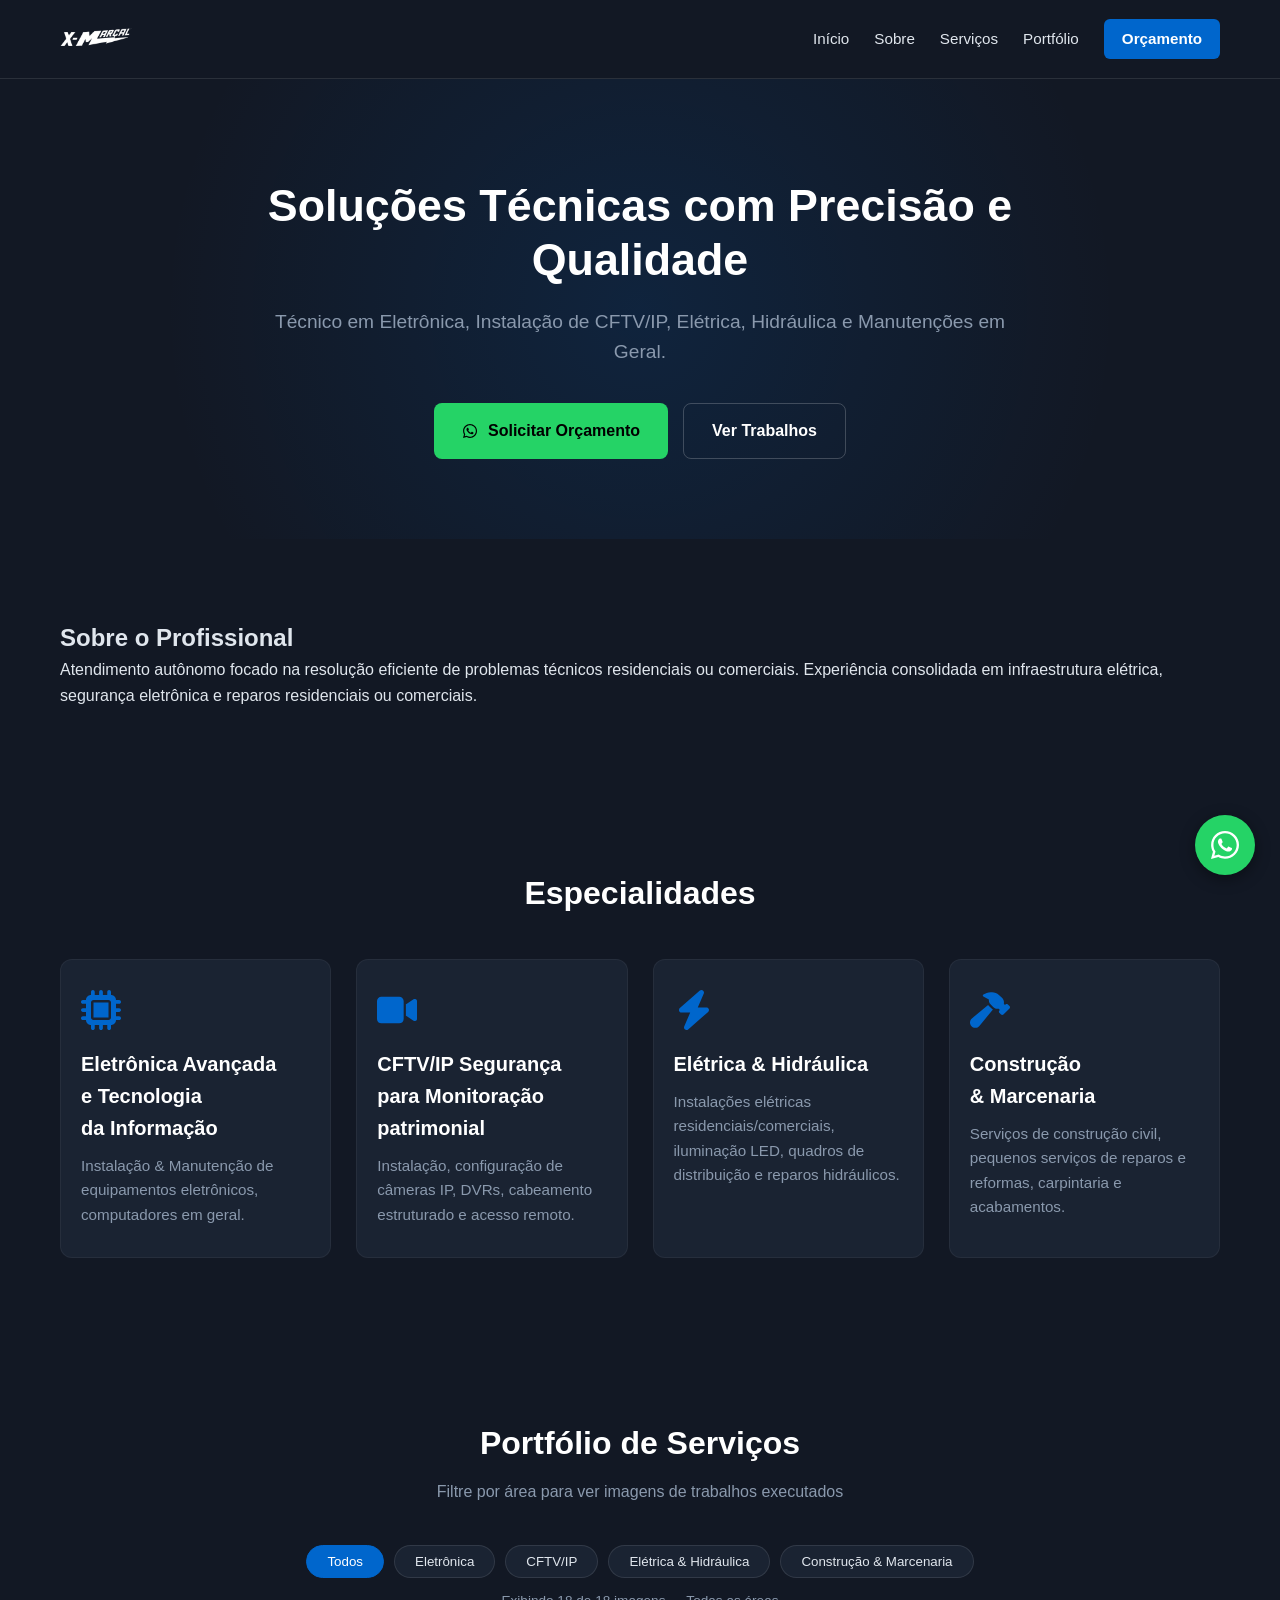
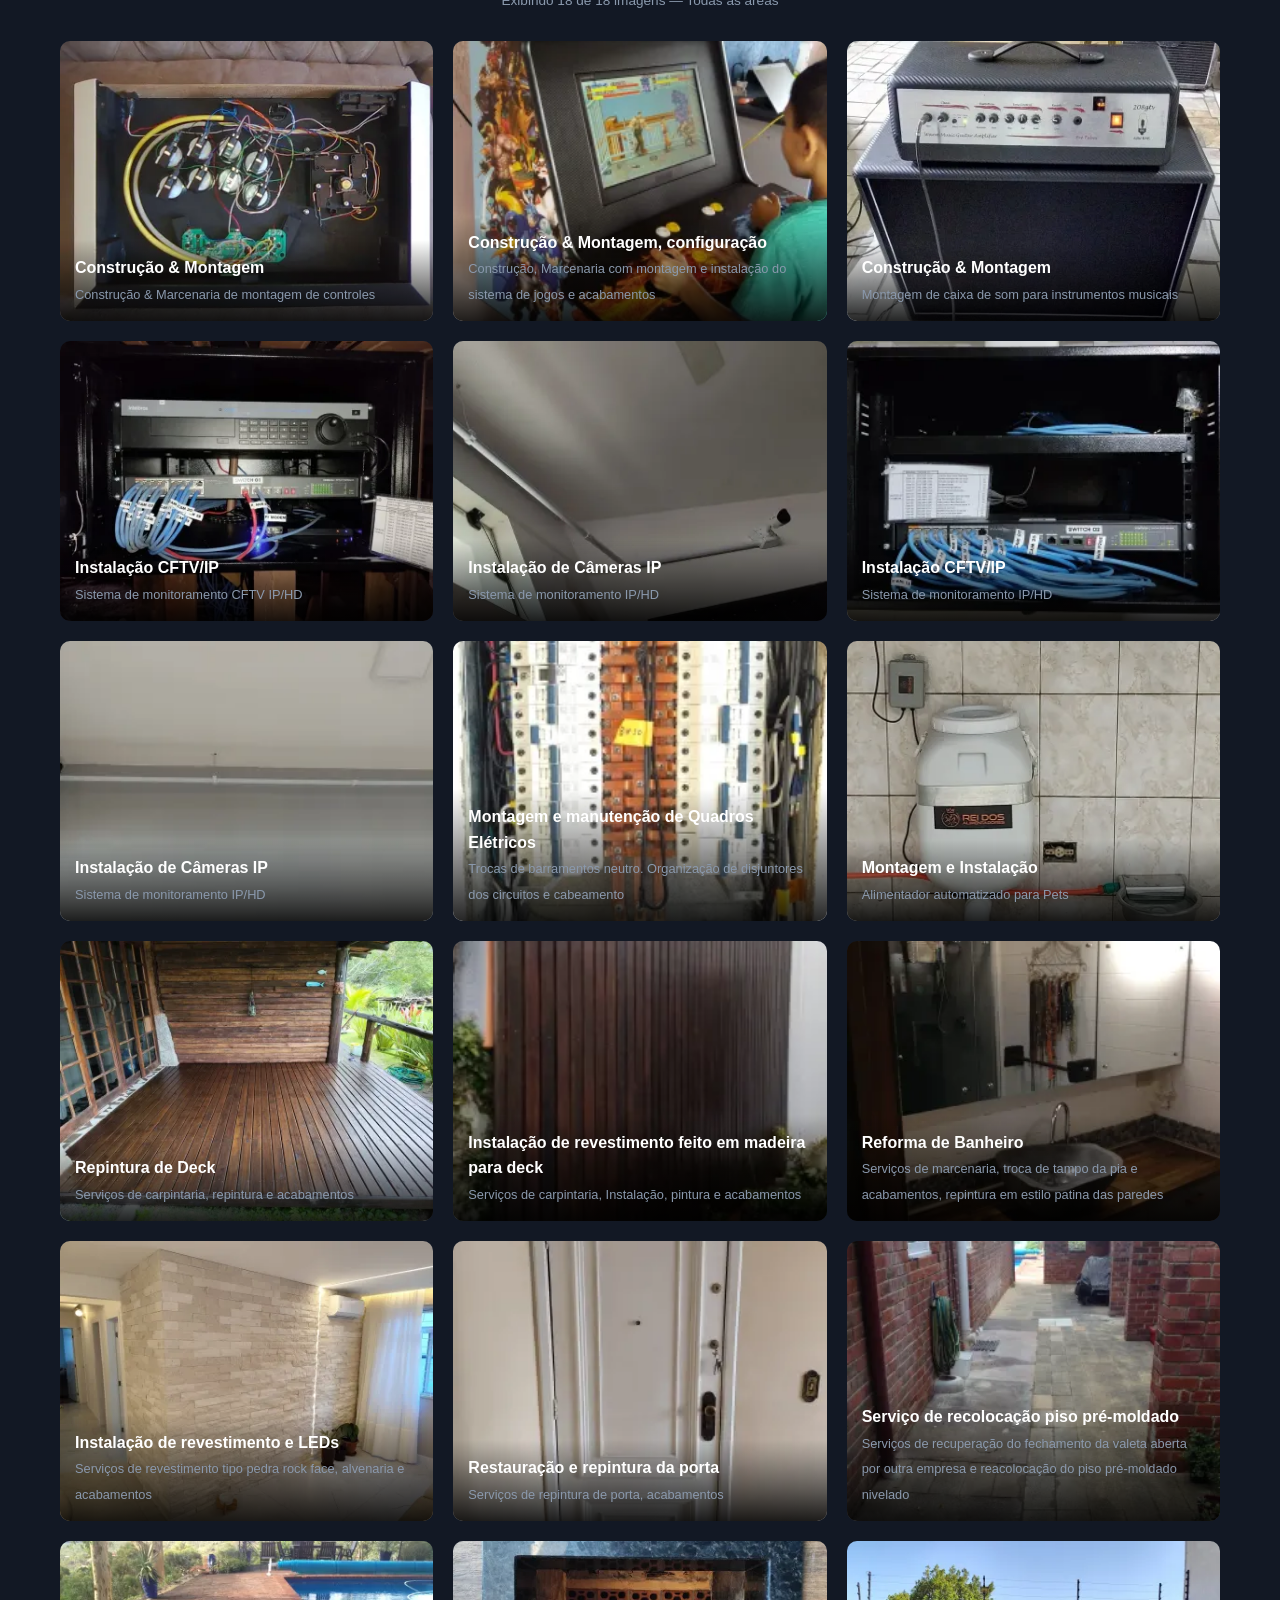
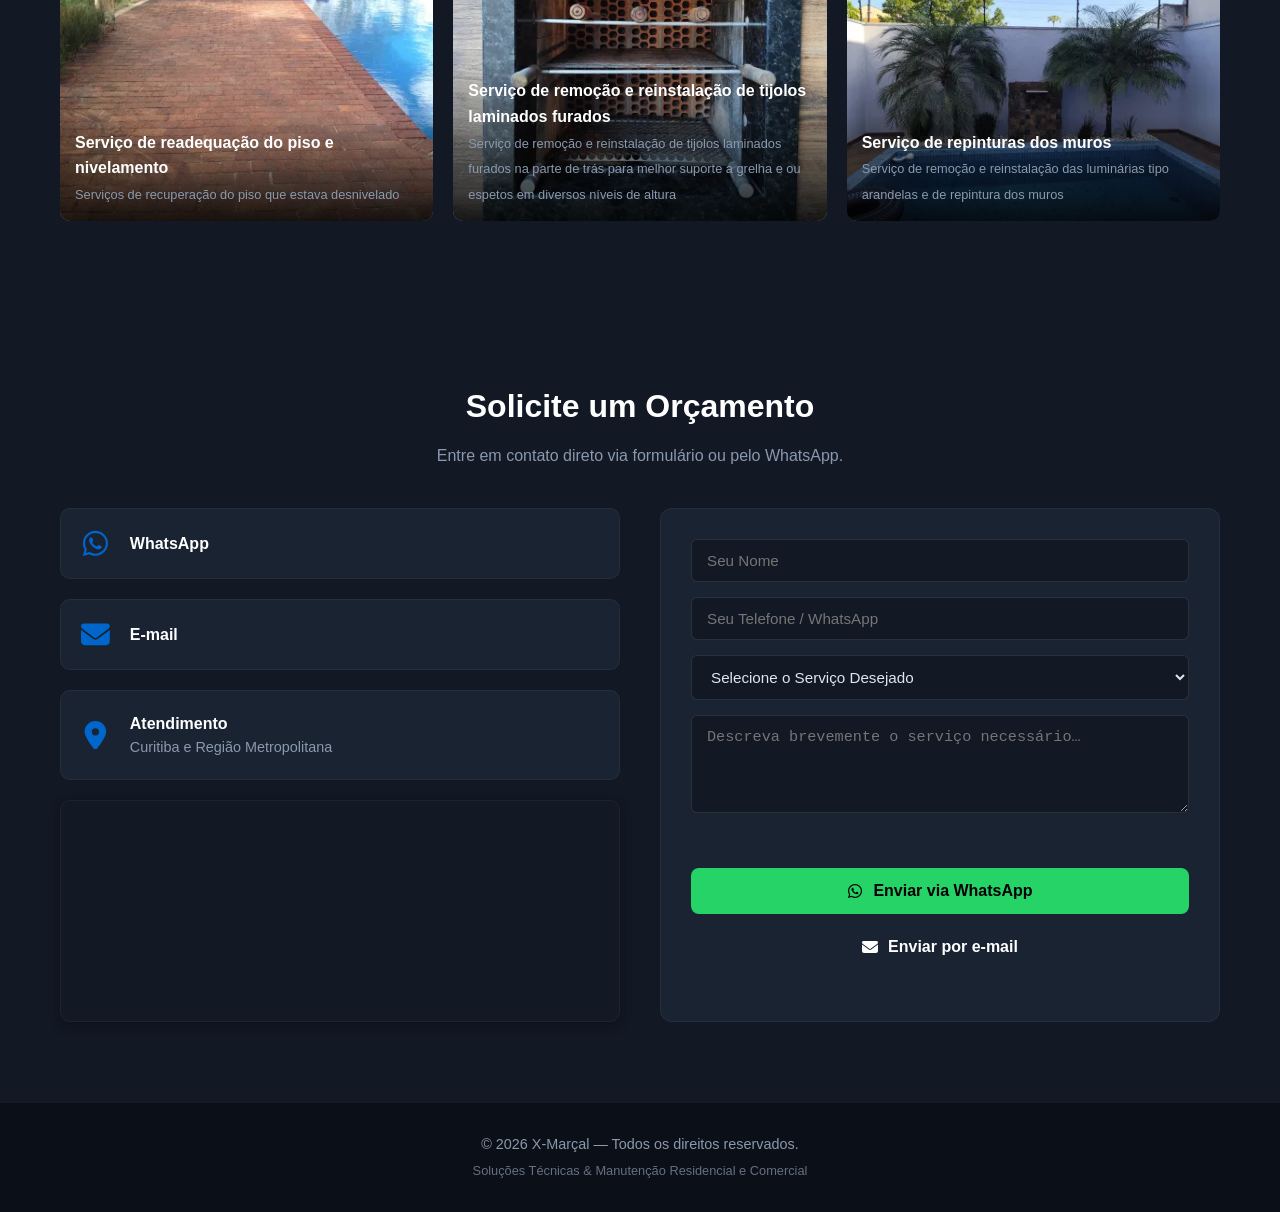
<file: index.html>
<!doctype html><html class=no-js lang=pt-BR><head><meta charset=utf-8><meta name=viewport content="width=device-width,initial-scale=1"><meta name=color-scheme content=dark><meta name=referrer content=strict-origin-when-cross-origin><meta http-equiv=Content-Security-Policy content="default-src 'self'; script-src 'self'; style-src 'self'; img-src 'self' data:; connect-src 'self'; frame-src https://www.google.com; manifest-src 'self'; object-src 'none'; base-uri 'self'; form-action 'self'; upgrade-insecure-requests"><title>X-Marçal - Técnico em Eletrônica, CFTV, Elétrica e Manutenção</title><meta name=description content="Técnico em Eletrônica, CFTV/IP, Elétrica, Hidráulica e Manutenção em Curitiba, Campo Largo e região. Solicite orçamento pelo WhatsApp."><meta name=keywords content="Técnico em Eletrônica, CFTV IP, Elétrica Residencial, Manutenção Hidráulica, Campo Largo, Curitiba, X-Marçal"><meta name=author content="X-Marçal Técnico"><meta name=robots content="index, follow, max-image-preview:large"><link rel=canonical href=https://xmarcaltecnico.github.io/><meta property=og:type content=website><meta property=og:url content=https://xmarcaltecnico.github.io/><meta property=og:title content="X-Marçal Técnico — Soluções Técnicas com Precisão"><meta property=og:description content="Técnico em Eletrônica, CFTV/IP, Elétrica, Hidráulica e Manutenção em Curitiba, Campo Largo e região."><meta property=og:image content=https://xmarcaltecnico.github.io/img/og-image.jpg><meta property=og:image:type content=image/jpeg><meta property=og:image:width content=1200><meta property=og:image:height content=630><meta property=og:image:alt content="Portfólio de serviços do técnico X-Marçal — instalações elétricas, CFTV/IP e acabamentos"><meta property=og:locale content=pt_BR><meta property=og:site_name content="X-Marçal Técnico"><meta name=twitter:card content=summary_large_image><meta name=twitter:title content="X-Marçal Técnico — Soluções Técnicas com Precisão"><meta name=twitter:description content="Técnico em Eletrônica, CFTV/IP, Elétrica, Hidráulica e Manutenção em Curitiba, Campo Largo e região."><meta name=twitter:image content=https://xmarcaltecnico.github.io/img/og-image.jpg><meta name=twitter:image:alt content="Portfólio de serviços do técnico X-Marçal — instalações elétricas, CFTV/IP e acabamentos"><link rel=stylesheet href=css/style.96a6094b.css><link rel=icon type=image/x-icon href="favicon.ico?v=3" sizes=32x32><link rel=icon type=image/png href="icon.png?v=3" sizes=192x192><link rel=apple-touch-icon href="apple-touch-icon.png?v=3"><link rel=manifest href=site.webmanifest><meta name=msapplication-config content=browserconfig.xml><meta name=theme-color content=#121824><script type=application/ld+json>{"@context":"https://schema.org","@type":["LocalBusiness","HomeAndConstructionBusiness"],"@id":"https://xmarcaltecnico.github.io/#negocio","url":"https://xmarcaltecnico.github.io/","name":"X-Marçal Técnico","description":"Técnico em Eletrônica, CFTV/IP, Elétrica, Hidráulica e Manutenção Residencial e Comercial.","image":["https://xmarcaltecnico.github.io/img/og-image.jpg","https://xmarcaltecnico.github.io/img/logo.png"],"logo":"https://xmarcaltecnico.github.io/img/logo.png","address":{"@type":"PostalAddress","addressLocality":"Curitiba","addressRegion":"PR","addressCountry":"BR"},"geo":{"@type":"GeoCoordinates","latitude":-25.4526678,"longitude":-49.5786851},"areaServed":[{"@type":"AdministrativeArea","name":"Curitiba"},{"@type":"AdministrativeArea","name":"Campo Largo"},{"@type":"AdministrativeArea","name":"Região Metropolitana de Curitiba"}],"priceRange":"$$","availableLanguage":"pt-BR","currenciesAccepted":"BRL","knowsAbout":["Eletrônica","CFTV/IP","Elétrica","Hidráulica","Carpintaria","Manutenção residencial e comercial"]}</script></head><body><a class=skip-link href=#conteudo>Pular para o conteúdo</a><p class=js-aviso role=status>Ative o JavaScript para usar o menu, a galeria ampliada e o contato.<header class=header><div class="container nav-container"><a href=#home class=logo><img src=img/logo.png alt="X-Marçal Técnico" class=logo-img width=58 height=58 fetchpriority=high> </a><button type=button class=nav-toggle aria-label="Abrir menu" aria-expanded=false aria-controls=nav-menu><svg class="icon nav-toggle-icon nav-toggle-bars" viewBox="0 0 448 512" aria-hidden=true focusable=false><path d="M0 96C0 78.3 14.3 64 32 64H416c17.7 0 32 14.3 32 32s-14.3 32-32 32H32C14.3 128 0 113.7 0 96zM0 256c0-17.7 14.3-32 32-32H416c17.7 0 32 14.3 32 32s-14.3 32-32 32H32c-17.7 0-32-14.3-32-32zM448 416c0 17.7-14.3 32-32 32H32c-17.7 0-32-14.3-32-32s14.3-32 32-32H416c17.7 0 32 14.3 32 32z"/></svg> <svg class="icon nav-toggle-icon nav-toggle-close" viewBox="0 0 384 512" aria-hidden=true focusable=false><path d="M342.6 150.6c12.5-12.5 12.5-32.8 0-45.3s-32.8-12.5-45.3 0L192 210.7 86.6 105.4c-12.5-12.5-32.8-12.5-45.3 0s-12.5 32.8 0 45.3L146.7 256 41.4 361.4c-12.5 12.5-12.5 32.8 0 45.3s32.8 12.5 45.3 0L192 301.3 297.4 406.6c12.5 12.5 32.8 12.5 45.3 0s12.5-32.8 0-45.3L237.3 256 342.6 150.6z"/></svg></button><nav class=nav-menu id=nav-menu aria-label="Menu principal"><a href=#home>Início</a> <a href=#sobre>Sobre</a> <a href=#servicos>Serviços</a> <a href=#galeria>Portfólio</a> <a href=#contato class=btn-nav>Orçamento</a><div class=mobile-menu-footer><img src=img/logo.png alt="X-Marçal Técnico Logo" class=mobile-menu-logo width=240 height=154></div></nav></div></header><div class=nav-overlay id=nav-overlay></div><main id=conteudo><section class=hero id=home tabindex=-1><div class="container hero-content"><h1>Soluções Técnicas com Precisão e Qualidade</h1><p>Técnico em Eletrônica, Instalação de CFTV/IP, Elétrica, Hidráulica e Manutenções em Geral.<div class=hero-buttons><a data-contact=MAA5ABUAAgAQAFsAQwB7ABIAAgAcAF0AVwAZAG0AeABVAEMAWgBYAF4AbABUAFoACgABAAIA target=_blank rel="noopener noreferrer" class="btn btn-primary" tabindex=0><svg class=icon viewBox="0 0 448 512" aria-hidden=true focusable=false><path d="M380.9 97.1C339 55.1 283.2 32 223.9 32c-122.4 0-222 99.6-222 222 0 39.1 10.2 77.3 29.6 111L0 480l117.7-30.9c32.4 17.7 68.9 27 106.1 27h.1c122.3 0 224.1-99.6 224.1-222 0-59.3-25.2-115-67.1-157zm-157 341.6c-33.2 0-65.7-8.9-94-25.7l-6.7-4-69.8 18.3L72 359.2l-4.4-7c-18.5-29.4-28.2-63.3-28.2-98.2 0-101.7 82.8-184.5 184.6-184.5 49.3 0 95.6 19.2 130.4 54.1 34.8 34.9 56.2 81.2 56.1 130.5 0 101.8-84.9 184.6-186.6 184.6zm101.2-138.2c-5.5-2.8-32.8-16.2-37.9-18-5.1-1.9-8.8-2.8-12.5 2.8-3.7 5.6-14.3 18-17.6 21.8-3.2 3.7-6.5 4.2-12 1.4-32.6-16.3-54-29.1-75.5-66-5.7-9.8 5.7-9.1 16.3-30.3 1.8-3.7.9-6.9-.5-9.7-1.4-2.8-12.5-30.1-17.1-41.2-4.5-10.8-9.1-9.3-12.5-9.5-3.2-.2-6.9-.2-10.6-.2-3.7 0-9.7 1.4-14.8 6.9-5.1 5.6-19.4 19-19.4 46.3 0 27.3 19.9 53.7 22.6 57.4 2.8 3.7 39.1 59.7 94.8 83.8 35.2 15.2 49 16.5 66.6 13.9 10.7-1.6 32.8-13.4 37.4-26.4 4.6-13 4.6-24.1 3.2-26.4-1.3-2.5-5-3.9-10.5-6.6z"/></svg> Solicitar Orçamento </a><a href=#galeria class="btn btn-secondary">Ver Trabalhos</a></div></div></section><section class=sobre id=sobre tabindex=-1><div class=container><h2>Sobre o Profissional</h2><p>Atendimento autônomo focado na resolução eficiente de problemas técnicos residenciais ou comerciais. Experiência consolidada em infraestrutura elétrica, segurança eletrônica e reparos residenciais ou comerciais.</div></section><section class=servicos id=servicos tabindex=-1><div class=container><h2 class=section-title>Especialidades</h2><div class=servicos-grid><div class=card-servico><svg class=icon viewBox="0 0 512 512" aria-hidden=true focusable=false><path d="M176 24c0-13.3-10.7-24-24-24s-24 10.7-24 24V64c-35.3 0-64 28.7-64 64H24c-13.3 0-24 10.7-24 24s10.7 24 24 24H64v56H24c-13.3 0-24 10.7-24 24s10.7 24 24 24H64v56H24c-13.3 0-24 10.7-24 24s10.7 24 24 24H64c0 35.3 28.7 64 64 64v40c0 13.3 10.7 24 24 24s24-10.7 24-24V448h56v40c0 13.3 10.7 24 24 24s24-10.7 24-24V448h56v40c0 13.3 10.7 24 24 24s24-10.7 24-24V448c35.3 0 64-28.7 64-64h40c13.3 0 24-10.7 24-24s-10.7-24-24-24H448V280h40c13.3 0 24-10.7 24-24s-10.7-24-24-24H448V176h40c13.3 0 24-10.7 24-24s-10.7-24-24-24H448c0-35.3-28.7-64-64-64V24c0-13.3-10.7-24-24-24s-24 10.7-24 24V64H280V24c0-13.3-10.7-24-24-24s-24 10.7-24 24V64H176V24zM160 128H352c17.7 0 32 14.3 32 32V352c0 17.7-14.3 32-32 32H160c-17.7 0-32-14.3-32-32V160c0-17.7 14.3-32 32-32zm192 32H160V352H352V160z"/></svg><h3>Eletrônica Avançada e Tecnologia da Informação</h3><p>Instalação & Manutenção de equipamentos eletrônicos, computadores em geral.</div><div class=card-servico><svg class=icon viewBox="0 0 576 512" aria-hidden=true focusable=false><path d="M0 128C0 92.7 28.7 64 64 64H320c35.3 0 64 28.7 64 64V384c0 35.3-28.7 64-64 64H64c-35.3 0-64-28.7-64-64V128zM559.1 99.8c10.4 5.6 16.9 16.4 16.9 28.2V384c0 11.8-6.5 22.6-16.9 28.2s-23 5-32.9-1.6l-96-64L416 337.1V320 192 174.9l14.2-9.5 96-64c9.8-6.5 22.4-7.2 32.9-1.6z"/></svg><h3>CFTV/IP Segurança para Monitoração patrimonial</h3><p>Instalação, configuração de câmeras IP, DVRs, cabeamento estruturado e acesso remoto.</div><div class=card-servico><svg class=icon viewBox="0 0 448 512" aria-hidden=true focusable=false><path d="M349.4 44.6c5.9-13.7 1.5-29.7-10.6-38.5s-28.6-8-39.9 1.8l-256 224c-10 8.8-13.6 22.9-8.9 35.3S50.7 288 64 288H175.5L98.6 467.4c-5.9 13.7-1.5 29.7 10.6 38.5s28.6 8 39.9-1.8l256-224c10-8.8 13.6-22.9 8.9-35.3s-16.6-20.7-30-20.7H272.5L349.4 44.6z"/></svg><h3>Elétrica & Hidráulica</h3><p>Instalações elétricas residenciais/comerciais, iluminação LED, quadros de distribuição e reparos hidráulicos.</div><div class=card-servico><svg class=icon viewBox="0 0 576 512" aria-hidden=true focusable=false><path d="M413.5 237.5c-28.2 4.8-58.2-3.6-80-25.4l-38.1-38.1C280.4 159 272 138.8 272 117.6V105.5L192.3 62c-5.3-2.9-8.6-8.6-8.3-14.7s3.9-11.5 9.5-14l47.2-21C259.1 4.2 279 0 299.2 0h18.1c36.7 0 72 14 98.7 39.1l44.6 42c24.2 22.8 33.2 55.7 26.6 86L503 183l8-8c9.4-9.4 24.6-9.4 33.9 0l24 24c9.4 9.4 9.4 24.6 0 33.9l-88 88c-9.4 9.4-24.6 9.4-33.9 0l-24-24c-9.4-9.4-9.4-24.6 0-33.9l8-8-17.5-17.5zM27.4 377.1L260.9 182.6c3.5 4.9 7.5 9.6 11.8 14l38.1 38.1c6 6 12.4 11.2 19.2 15.7L134.9 484.6c-14.5 17.4-36 27.4-58.6 27.4C34.1 512 0 477.8 0 435.7c0-22.6 10.1-44.1 27.4-58.6z"/></svg><h3>Construção & Marcenaria</h3><p>Serviços de construção civil, pequenos serviços de reparos e reformas, carpintaria e acabamentos.</div></div></div></section><section class=galeria id=galeria tabindex=-1><div class=container><h2 class=section-title>Portfólio de Serviços</h2><p class=section-subtitle>Filtre por área para ver imagens de trabalhos executados<div class=filtros-galeria role=group aria-label="Filtrar portfólio por área"><button type=button class="btn-filtro active" data-filter=todos aria-pressed=true aria-controls=galeria-grid>Todos</button> <button type=button class=btn-filtro data-filter=eletronica aria-pressed=false aria-controls=galeria-grid>Eletrônica</button> <button type=button class=btn-filtro data-filter=cftv aria-pressed=false aria-controls=galeria-grid>CFTV/IP</button> <button type=button class=btn-filtro data-filter=eletrica aria-pressed=false aria-controls=galeria-grid>Elétrica & Hidráulica</button> <button type=button class=btn-filtro data-filter=obras aria-pressed=false aria-controls=galeria-grid>Construção & Marcenaria</button></div><p class=filtros-status id=galeria-status role=status aria-live=polite><div class=galeria-grid id=galeria-grid><div class="item-galeria eletronica"><button type=button class=item-galeria-btn aria-label="Ampliar imagem: Controle Arcade"><img src=img/generated/thumbs/Eletronica/Imagem0166.webp srcset="img/generated/cards/Eletronica/Imagem0166.webp 400w,img/generated/thumbs/Eletronica/Imagem0166.webp 800w" sizes="(max-width: 768px) 100vw,370px" decoding=async data-source=img/Eletronica/Imagem0166.webp data-full=img/generated/full/Eletronica/Imagem0166.webp alt="Controle Arcade" loading=lazy width=1152 height=864></button><div class=item-info><h3>Construção & Montagem</h3><span>Construção & Marcenaria de montagem de controles</span></div></div><div class="item-galeria eletronica"><button type=button class=item-galeria-btn aria-label="Ampliar imagem: Bartop"><img src=img/generated/thumbs/Eletronica/IMG_20200501_133817cwb.webp srcset="img/generated/cards/Eletronica/IMG_20200501_133817cwb.webp 400w,img/generated/thumbs/Eletronica/IMG_20200501_133817cwb.webp 800w" sizes="(max-width: 768px) 100vw,370px" decoding=async data-source=img/Eletronica/IMG_20200501_133817cwb.webp data-full=img/generated/full/Eletronica/IMG_20200501_133817cwb.webp alt=Bartop loading=lazy width=2317 height=3387></button><div class=item-info><h3>Construção & Montagem, configuração</h3><span>Construção, Marcenaria com montagem e instalação do sistema de jogos e acabamentos</span></div></div><div class="item-galeria eletronica"><button type=button class=item-galeria-btn aria-label="Ampliar imagem: Montagem de cabeçote e caixa passiva"><img src=img/generated/thumbs/Eletronica/IMG_20190406_174044.webp srcset="img/generated/cards/Eletronica/IMG_20190406_174044.webp 400w,img/generated/thumbs/Eletronica/IMG_20190406_174044.webp 800w" sizes="(max-width: 768px) 100vw,370px" decoding=async data-source=img/Eletronica/IMG_20190406_174044.webp data-full=img/generated/full/Eletronica/IMG_20190406_174044.webp alt="Montagem de cabeçote e caixa passiva" loading=lazy width=1200 height=961></button><div class=item-info><h3>Construção & Montagem</h3><span>Montagem de caixa de som para instrumentos musicais</span></div></div><div class="item-galeria cftv"><button type=button class=item-galeria-btn aria-label="Ampliar imagem: Instalação CFTV"><img src=img/generated/thumbs/Peabiru/IMG_20220630_164121.webp srcset="img/generated/cards/Peabiru/IMG_20220630_164121.webp 400w,img/generated/thumbs/Peabiru/IMG_20220630_164121.webp 800w" sizes="(max-width: 768px) 100vw,370px" decoding=async data-source=img/Peabiru/IMG_20220630_164121.webp data-full=img/generated/full/Peabiru/IMG_20220630_164121.webp alt="Instalação CFTV" loading=lazy width=1195 height=896></button><div class=item-info><h3>Instalação CFTV/IP</h3><span>Sistema de monitoramento CFTV IP/HD</span></div></div><div class="item-galeria cftv"><button type=button class=item-galeria-btn aria-label="Ampliar imagem: Instalação CFTV"><img src=img/generated/thumbs/Peabiru/IMG_20220603_134316.webp srcset="img/generated/cards/Peabiru/IMG_20220603_134316.webp 400w,img/generated/thumbs/Peabiru/IMG_20220603_134316.webp 800w" sizes="(max-width: 768px) 100vw,370px" decoding=async data-source=img/Peabiru/IMG_20220603_134316.webp data-full=img/generated/full/Peabiru/IMG_20220603_134316.webp alt="Instalação CFTV" loading=lazy width=1200 height=827></button><div class=item-info><h3>Instalação de Câmeras IP</h3><span>Sistema de monitoramento IP/HD</span></div></div><div class="item-galeria cftv"><button type=button class=item-galeria-btn aria-label="Ampliar imagem: Instalação CFTV"><img src=img/generated/thumbs/Peabiru/IMG_20220629_201837.webp srcset="img/generated/cards/Peabiru/IMG_20220629_201837.webp 400w,img/generated/thumbs/Peabiru/IMG_20220629_201837.webp 800w" sizes="(max-width: 768px) 100vw,370px" decoding=async data-source=img/Peabiru/IMG_20220629_201837.webp data-full=img/generated/full/Peabiru/IMG_20220629_201837.webp alt="Instalação CFTV" loading=lazy width=1200 height=675></button><div class=item-info><h3>Instalação CFTV/IP</h3><span>Sistema de monitoramento IP/HD</span></div></div><div class="item-galeria cftv"><button type=button class=item-galeria-btn aria-label="Ampliar imagem: Instalação CFTV"><img src=img/generated/thumbs/Peabiru/IMG_20220601_144236.webp srcset="img/generated/cards/Peabiru/IMG_20220601_144236.webp 400w,img/generated/thumbs/Peabiru/IMG_20220601_144236.webp 800w" sizes="(max-width: 768px) 100vw,370px" decoding=async data-source=img/Peabiru/IMG_20220601_144236.webp data-full=img/generated/full/Peabiru/IMG_20220601_144236.webp alt="Instalação CFTV" loading=lazy width=1200 height=643></button><div class=item-info><h3>Instalação de Câmeras IP</h3><span>Sistema de monitoramento IP/HD</span></div></div><div class="item-galeria eletrica"><button type=button class=item-galeria-btn aria-label="Ampliar imagem: Quadro Elétrico"><img src=img/generated/thumbs/Curitiba/IMG_20260117_105743qdcaT.webp srcset="img/generated/cards/Curitiba/IMG_20260117_105743qdcaT.webp 400w,img/generated/thumbs/Curitiba/IMG_20260117_105743qdcaT.webp 800w" sizes="(max-width: 768px) 100vw,370px" decoding=async data-source=img/Curitiba/IMG_20260117_105743qdcaT.webp data-full=img/generated/full/Curitiba/IMG_20260117_105743qdcaT.webp alt="Quadro Elétrico" loading=lazy width=681 height=1200></button><div class=item-info><h3>Montagem e manutenção de Quadros Elétricos</h3><span>Trocas de barramentos neutro. Organização de disjuntores dos circuitos e cabeamento</span></div></div><div class="item-galeria eletrica"><button type=button class=item-galeria-btn aria-label="Ampliar imagem: Alimentador Automatizado"><img src=img/generated/thumbs/Peabiru/IMG_20220716_123110.webp srcset="img/generated/cards/Peabiru/IMG_20220716_123110.webp 400w,img/generated/thumbs/Peabiru/IMG_20220716_123110.webp 800w" sizes="(max-width: 768px) 100vw,370px" decoding=async data-source=img/Peabiru/IMG_20220716_123110.webp data-full=img/generated/full/Peabiru/IMG_20220716_123110.webp alt="Alimentador Automatizado" loading=lazy width=1107 height=1200></button><div class=item-info><h3>Montagem e Instalação</h3><span>Alimentador automatizado para Pets</span></div></div><div class="item-galeria obras"><button type=button class=item-galeria-btn aria-label="Ampliar imagem: Serviço de Marcenaria & Acabamentos"><img src=img/generated/thumbs/Florianópolis/IMG_20250424_154810flps.webp srcset="img/generated/cards/Florianópolis/IMG_20250424_154810flps.webp 400w,img/generated/thumbs/Florianópolis/IMG_20250424_154810flps.webp 800w" sizes="(max-width: 768px) 100vw,370px" decoding=async data-source=img/Florianópolis/IMG_20250424_154810flps.webp data-full=img/generated/full/Florianópolis/IMG_20250424_154810flps.webp alt="Serviço de Marcenaria & Acabamentos" loading=lazy width=1200 height=900></button><div class=item-info><h3>Repintura de Deck</h3><span>Serviços de carpintaria, repintura e acabamentos</span></div></div><div class="item-galeria obras"><button type=button class=item-galeria-btn aria-label="Ampliar imagem: Serviço de Marcenaria"><img src=img/generated/thumbs/Curitiba/IMG_20201208_185533.webp srcset="img/generated/cards/Curitiba/IMG_20201208_185533.webp 400w,img/generated/thumbs/Curitiba/IMG_20201208_185533.webp 800w" sizes="(max-width: 768px) 100vw,370px" decoding=async data-source=img/Curitiba/IMG_20201208_185533.webp data-full=img/generated/full/Curitiba/IMG_20201208_185533.webp alt="Serviço de Marcenaria" loading=lazy width=1200 height=900></button><div class=item-info><h3>Instalação de revestimento feito em madeira para deck</h3><span>Serviços de carpintaria, Instalação, pintura e acabamentos</span></div></div><div class="item-galeria obras"><button type=button class=item-galeria-btn aria-label="Ampliar imagem: Serviço de Marcenaria"><img src=img/generated/thumbs/Perth/IMG_5691.webp srcset="img/generated/cards/Perth/IMG_5691.webp 400w,img/generated/thumbs/Perth/IMG_5691.webp 800w" sizes="(max-width: 768px) 100vw,370px" decoding=async data-source=img/Perth/IMG_5691.webp data-full=img/generated/full/Perth/IMG_5691.webp alt="Serviço de Marcenaria" loading=lazy width=900 height=1200></button><div class=item-info><h3>Reforma de Banheiro</h3><span>Serviços de marcenaria, troca de tampo da pia e acabamentos, repintura em estilo patina das paredes</span></div></div><div class="item-galeria obras"><button type=button class=item-galeria-btn aria-label="Ampliar imagem: Serviço de Acabamento"><img src=img/generated/thumbs/Curitiba/IMG_20260414_162916.webp srcset="img/generated/cards/Curitiba/IMG_20260414_162916.webp 400w,img/generated/thumbs/Curitiba/IMG_20260414_162916.webp 800w" sizes="(max-width: 768px) 100vw,370px" decoding=async data-source=img/Curitiba/IMG_20260414_162916.webp data-full=img/generated/full/Curitiba/IMG_20260414_162916.webp alt="Serviço de Acabamento" loading=lazy width=1200 height=900></button><div class=item-info><h3>Instalação de revestimento e LEDs</h3><span>Serviços de revestimento tipo pedra rock face, alvenaria e acabamentos</span></div></div><div class="item-galeria obras"><button type=button class=item-galeria-btn aria-label="Ampliar imagem: Serviço de Marcenaria"><img src=img/generated/thumbs/Curitiba/IMG_20260330_140956.webp srcset="img/generated/cards/Curitiba/IMG_20260330_140956.webp 400w,img/generated/thumbs/Curitiba/IMG_20260330_140956.webp 800w" sizes="(max-width: 768px) 100vw,370px" decoding=async data-source=img/Curitiba/IMG_20260330_140956.webp data-full=img/generated/full/Curitiba/IMG_20260330_140956.webp alt="Serviço de Marcenaria" loading=lazy width=900 height=1200></button><div class=item-info><h3>Restauração e repintura da porta</h3><span>Serviços de repintura de porta, acabamentos</span></div></div><div class="item-galeria obras"><button type=button class=item-galeria-btn aria-label="Ampliar imagem: Serviço de recolocação piso pré-moldado"><img src=img/generated/thumbs/Perth/IMG_4236.webp srcset="img/generated/cards/Perth/IMG_4236.webp 400w,img/generated/thumbs/Perth/IMG_4236.webp 800w" sizes="(max-width: 768px) 100vw,370px" decoding=async data-source=img/Perth/IMG_4236.webp data-full=img/generated/full/Perth/IMG_4236.webp alt="Serviço de recolocação piso pré-moldado" loading=lazy width=2448 height=3264></button><div class=item-info><h3>Serviço de recolocação piso pré-moldado</h3><span>Serviços de recuperação do fechamento da valeta aberta por outra empresa e reacolocação do piso pré-moldado nivelado</span></div></div><div class="item-galeria obras"><button type=button class=item-galeria-btn aria-label="Ampliar imagem: Serviço de readequação do piso e nivelamento"><img src=img/generated/thumbs/Perth/IMG_5399.webp srcset="img/generated/cards/Perth/IMG_5399.webp 400w,img/generated/thumbs/Perth/IMG_5399.webp 800w" sizes="(max-width: 768px) 100vw,370px" decoding=async data-source=img/Perth/IMG_5399.webp data-full=img/generated/full/Perth/IMG_5399.webp alt="Serviço de readequação do piso e nivelamento" loading=lazy width=3264 height=2448></button><div class=item-info><h3>Serviço de readequação do piso e nivelamento</h3><span>Serviços de recuperação do piso que estava desnivelado</span></div></div><div class="item-galeria obras"><button type=button class=item-galeria-btn aria-label="Ampliar imagem: Serviço de readequação Churrasqueira"><img src=img/generated/thumbs/Praia_de_Leste/IMG_20260725_144948pts.webp srcset="img/generated/cards/Praia_de_Leste/IMG_20260725_144948pts.webp 400w,img/generated/thumbs/Praia_de_Leste/IMG_20260725_144948pts.webp 800w" sizes="(max-width: 768px) 100vw,370px" decoding=async data-source=img/Praia_de_Leste/IMG_20260725_144948pts.webp data-full=img/generated/full/Praia_de_Leste/IMG_20260725_144948pts.webp alt="Serviço de readequação Churrasqueira" loading=lazy width=2607 height=2626></button><div class=item-info><h3>Serviço de remoção e reinstalação de tijolos laminados furados</h3><span>Serviço de remoção e reinstalação de tijolos laminados furados na parte de trás para melhor suporte a grelha e ou espetos em diversos níveis de altura</span></div></div><div class="item-galeria obras"><button type=button class=item-galeria-btn aria-label="Ampliar imagem: Serviço de repintura dos muros"><img src=img/generated/thumbs/Praia_de_Leste/IMG_20260725_145051pts.webp srcset="img/generated/cards/Praia_de_Leste/IMG_20260725_145051pts.webp 400w,img/generated/thumbs/Praia_de_Leste/IMG_20260725_145051pts.webp 800w" sizes="(max-width: 768px) 100vw,370px" decoding=async data-source=img/Praia_de_Leste/IMG_20260725_145051pts.webp data-full=img/generated/full/Praia_de_Leste/IMG_20260725_145051pts.webp alt="Serviço de repintura dos muros" loading=lazy width=4080 height=3060></button><div class=item-info><h3>Serviço de repinturas dos muros</h3><span>Serviço de remoção e reinstalação das luminárias tipo arandelas e de repintura dos muros</span></div></div></div></div></section><section class=contato id=contato tabindex=-1><div class=container><h2 class=section-title>Solicite um Orçamento</h2><p class=section-subtitle>Entre em contato direto via formulário ou pelo WhatsApp.<div class=contato-grid><div class=contato-info><a class=info-card data-contact=MAA5ABUAAgAQAFsAQwB7ABIAAgAcAF0AVwAZAG0AeABVAEMAWgBYAF4AbABUAFoACgABAAIACQAsACgAGQAGAF4ALgAAAHEAJgBQABcAcQADABcAfQB/AFEANQAMABIAGAA1ABcACgBTABUAAAAGADwAKABEAEAAUwASAAMAOAAMAAAAWwBEAFMARAB9AH8AUQAHAA4ARABeAGQACgARABcAcwABABMAGQB6AAAAHwAGAA8AGAA7AEsA target=_blank rel="noopener noreferrer"><svg class=icon viewBox="0 0 448 512" aria-hidden=true focusable=false><path d="M380.9 97.1C339 55.1 283.2 32 223.9 32c-122.4 0-222 99.6-222 222 0 39.1 10.2 77.3 29.6 111L0 480l117.7-30.9c32.4 17.7 68.9 27 106.1 27h.1c122.3 0 224.1-99.6 224.1-222 0-59.3-25.2-115-67.1-157zm-157 341.6c-33.2 0-65.7-8.9-94-25.7l-6.7-4-69.8 18.3L72 359.2l-4.4-7c-18.5-29.4-28.2-63.3-28.2-98.2 0-101.7 82.8-184.5 184.6-184.5 49.3 0 95.6 19.2 130.4 54.1 34.8 34.9 56.2 81.2 56.1 130.5 0 101.8-84.9 184.6-186.6 184.6zm101.2-138.2c-5.5-2.8-32.8-16.2-37.9-18-5.1-1.9-8.8-2.8-12.5 2.8-3.7 5.6-14.3 18-17.6 21.8-3.2 3.7-6.5 4.2-12 1.4-32.6-16.3-54-29.1-75.5-66-5.7-9.8 5.7-9.1 16.3-30.3 1.8-3.7.9-6.9-.5-9.7-1.4-2.8-12.5-30.1-17.1-41.2-4.5-10.8-9.1-9.3-12.5-9.5-3.2-.2-6.9-.2-10.6-.2-3.7 0-9.7 1.4-14.8 6.9-5.1 5.6-19.4 19-19.4 46.3 0 27.3 19.9 53.7 22.6 57.4 2.8 3.7 39.1 59.7 94.8 83.8 35.2 15.2 49 16.5 66.6 13.9 10.7-1.6 32.8-13.4 37.4-26.4 4.6-13 4.6-24.1 3.2-26.4-1.3-2.5-5-3.9-10.5-6.6z"/></svg><div><h3>WhatsApp</h3></div></a><a class=info-card data-contact="[base64]" tabindex=0><svg class=icon viewBox="0 0 512 512" aria-hidden=true focusable=false><path d="M48 64C21.5 64 0 85.5 0 112c0 15.1 7.1 29.3 19.2 38.4L236.8 313.6c11.4 8.5 27 8.5 38.4 0L492.8 150.4c12.1-9.1 19.2-23.3 19.2-38.4c0-26.5-21.5-48-48-48H48zM0 176V384c0 35.3 28.7 64 64 64H448c35.3 0 64-28.7 64-64V176L294.4 339.2c-22.8 17.1-54 17.1-76.8 0L0 176z"/></svg><div><h3>E-mail</h3></div></a><div class=info-card><svg class=icon viewBox="0 0 384 512" aria-hidden=true focusable=false><path d="M215.7 499.2C267 435 384 279.4 384 192C384 86 298 0 192 0S0 86 0 192c0 87.4 117 243 168.3 307.2c12.3 15.3 35.1 15.3 47.4 0zM192 128a64 64 0 1 1 0 128 64 64 0 1 1 0-128z"/></svg><div><h3>Atendimento</h3><p>Curitiba e Região Metropolitana</div></div><div class=map-container><iframe src="https://www.google.com/maps/embed?pb=!1m18!1m12!1m3!1d115205.52627932626!2d-49.5786851!3d-25.4526678!2m3!1f0!2f0!3f0!3m2!1i1024!2i768!4f13.1!3m3!1m2!1s0x94dce192df425881%3A0x581666499ca30c71!2sCuritiba%20-%20PR!5e0!3m2!1spt-BR!2sbr!4v1700000000000!5m2!1spt-BR!2sbr" width=100% height=180 title="Mapa da região de Curitiba e Campo Largo" allowfullscreen loading=lazy referrerpolicy=no-referrer-when-downgrade></iframe></div></div><form class=contato-form id=formContato><div class=form-group><label for=nome class=visually-hidden>Seu Nome</label> <input id=nome name=nome placeholder="Seu Nome" autocomplete=name required maxlength=80 aria-invalid=false aria-describedby=nome-error><p class=field-error id=nome-error aria-live=polite></div><div class=form-group><label for=telefone class=visually-hidden>Seu Telefone / WhatsApp</label> <input type=tel id=telefone name=telefone placeholder="Seu Telefone / WhatsApp" autocomplete=tel inputmode=numeric maxlength=15 pattern=[0-9]* spellcheck=false required aria-invalid=false aria-describedby=telefone-error><p class=field-error id=telefone-error aria-live=polite></div><div class=form-group><label for=servico class=visually-hidden>Serviço Desejado</label> <select id=servico name=servico required aria-invalid=false aria-describedby=servico-error><option value disabled selected>Selecione o Serviço Desejado<option value=eletronica>Eletrônica<option value=cftv>Segurança CFTV/IP<option value=eletrica>Elétrica / Hidráulica<option value=obras>Construção & Marcenaria<option value=outro>Outro / Manutenção Geral</select><p class=field-error id=servico-error aria-live=polite></div><div class=form-group><label for=mensagem class=visually-hidden>Descrição do serviço</label> <textarea id=mensagem name=mensagem rows=4 minlength=10 placeholder="Descreva brevemente o serviço necessário…" required maxlength=1000 aria-invalid=false aria-describedby=mensagem-error></textarea><p class=field-error id=mensagem-error aria-live=polite></div><p class=form-feedback id=formFeedback role=status aria-live=polite aria-atomic=true><div class=form-actions><button type=submit class="btn btn-primary btn-block" data-canal=whatsapp><svg class=icon viewBox="0 0 448 512" aria-hidden=true focusable=false><path d="M380.9 97.1C339 55.1 283.2 32 223.9 32c-122.4 0-222 99.6-222 222 0 39.1 10.2 77.3 29.6 111L0 480l117.7-30.9c32.4 17.7 68.9 27 106.1 27h.1c122.3 0 224.1-99.6 224.1-222 0-59.3-25.2-115-67.1-157zm-157 341.6c-33.2 0-65.7-8.9-94-25.7l-6.7-4-69.8 18.3L72 359.2l-4.4-7c-18.5-29.4-28.2-63.3-28.2-98.2 0-101.7 82.8-184.5 184.6-184.5 49.3 0 95.6 19.2 130.4 54.1 34.8 34.9 56.2 81.2 56.1 130.5 0 101.8-84.9 184.6-186.6 184.6zm101.2-138.2c-5.5-2.8-32.8-16.2-37.9-18-5.1-1.9-8.8-2.8-12.5 2.8-3.7 5.6-14.3 18-17.6 21.8-3.2 3.7-6.5 4.2-12 1.4-32.6-16.3-54-29.1-75.5-66-5.7-9.8 5.7-9.1 16.3-30.3 1.8-3.7.9-6.9-.5-9.7-1.4-2.8-12.5-30.1-17.1-41.2-4.5-10.8-9.1-9.3-12.5-9.5-3.2-.2-6.9-.2-10.6-.2-3.7 0-9.7 1.4-14.8 6.9-5.1 5.6-19.4 19-19.4 46.3 0 27.3 19.9 53.7 22.6 57.4 2.8 3.7 39.1 59.7 94.8 83.8 35.2 15.2 49 16.5 66.6 13.9 10.7-1.6 32.8-13.4 37.4-26.4 4.6-13 4.6-24.1 3.2-26.4-1.3-2.5-5-3.9-10.5-6.6z"/></svg> Enviar via WhatsApp</button> <button type=submit class="btn btn-secondary btn-block" data-canal=email><svg class=icon viewBox="0 0 512 512" aria-hidden=true focusable=false><path d="M48 64C21.5 64 0 85.5 0 112c0 15.1 7.1 29.3 19.2 38.4L236.8 313.6c11.4 8.5 27 8.5 38.4 0L492.8 150.4c12.1-9.1 19.2-23.3 19.2-38.4c0-26.5-21.5-48-48-48H48zM0 176V384c0 35.3 28.7 64 64 64H448c35.3 0 64-28.7 64-64V176L294.4 339.2c-22.8 17.1-54 17.1-76.8 0L0 176z"/></svg> Enviar por e-mail</button><noscript><p class=form-noscript>O envio usa JavaScript para abrir o WhatsApp ou o seu aplicativo de e-mail com a mensagem já preenchida. Ative o JavaScript para usar este formulário.</p></noscript></div></form></div></div></section></main><footer class=footer><div class="container footer-content"><p>© 2026 X-Marçal — Todos os direitos reservados.<p class=footer-sub>Soluções Técnicas & Manutenção Residencial e Comercial</div></footer><a data-contact=MAA5ABUAAgAQAFsAQwB7ABIAAgAcAF0AVwAZAG0AeABVAEMAWgBYAF4AbABUAFoACgABAAIACQAsACgAGQAGAF4ALgAAAHEAJgBQABcAcQADABcAfQB/AFEANQAMABIAGAA1ABcACgBTABUAAAAGADwAKABEAEAAUwASAAMAOAAMAAAAWwBEAFMARAB9AH8AUQAHAA4ARABeAGQACgARABcAcwABABMAGQB6AAAAHwAGAA8AGAA7AEsA target=_blank rel="noopener noreferrer" class=whatsapp-float aria-label="Atendimento via WhatsApp" tabindex=0><svg class=icon viewBox="0 0 448 512" aria-hidden=true focusable=false><path d="M380.9 97.1C339 55.1 283.2 32 223.9 32c-122.4 0-222 99.6-222 222 0 39.1 10.2 77.3 29.6 111L0 480l117.7-30.9c32.4 17.7 68.9 27 106.1 27h.1c122.3 0 224.1-99.6 224.1-222 0-59.3-25.2-115-67.1-157zm-157 341.6c-33.2 0-65.7-8.9-94-25.7l-6.7-4-69.8 18.3L72 359.2l-4.4-7c-18.5-29.4-28.2-63.3-28.2-98.2 0-101.7 82.8-184.5 184.6-184.5 49.3 0 95.6 19.2 130.4 54.1 34.8 34.9 56.2 81.2 56.1 130.5 0 101.8-84.9 184.6-186.6 184.6zm101.2-138.2c-5.5-2.8-32.8-16.2-37.9-18-5.1-1.9-8.8-2.8-12.5 2.8-3.7 5.6-14.3 18-17.6 21.8-3.2 3.7-6.5 4.2-12 1.4-32.6-16.3-54-29.1-75.5-66-5.7-9.8 5.7-9.1 16.3-30.3 1.8-3.7.9-6.9-.5-9.7-1.4-2.8-12.5-30.1-17.1-41.2-4.5-10.8-9.1-9.3-12.5-9.5-3.2-.2-6.9-.2-10.6-.2-3.7 0-9.7 1.4-14.8 6.9-5.1 5.6-19.4 19-19.4 46.3 0 27.3 19.9 53.7 22.6 57.4 2.8 3.7 39.1 59.7 94.8 83.8 35.2 15.2 49 16.5 66.6 13.9 10.7-1.6 32.8-13.4 37.4-26.4 4.6-13 4.6-24.1 3.2-26.4-1.3-2.5-5-3.9-10.5-6.6z"/></svg> </a><button type=button class=btn-topo id=btn-topo aria-label="Voltar ao topo da página" hidden><svg class=icon viewBox="0 0 384 512" aria-hidden=true focusable=false><path d="M214.6 41.4c-12.5-12.5-32.8-12.5-45.3 0l-160 160c-12.5 12.5-12.5 32.8 0 45.3s32.8 12.5 45.3 0L160 141.2V448c0 17.7 14.3 32 32 32s32-14.3 32-32V141.2L329.4 246.6c12.5 12.5 32.8 12.5 45.3 0s12.5-32.8 0-45.3l-160-160z"/></svg></button><div id=image-modal class=image-modal role=dialog aria-modal=true aria-labelledby=modal-caption hidden><button type=button class=modal-close aria-label="Fechar imagem">×</button> <img class=modal-content id=modal-img alt><p id=modal-caption class=modal-caption></div><script src=js/script.js defer></script></body></html>
</file>
